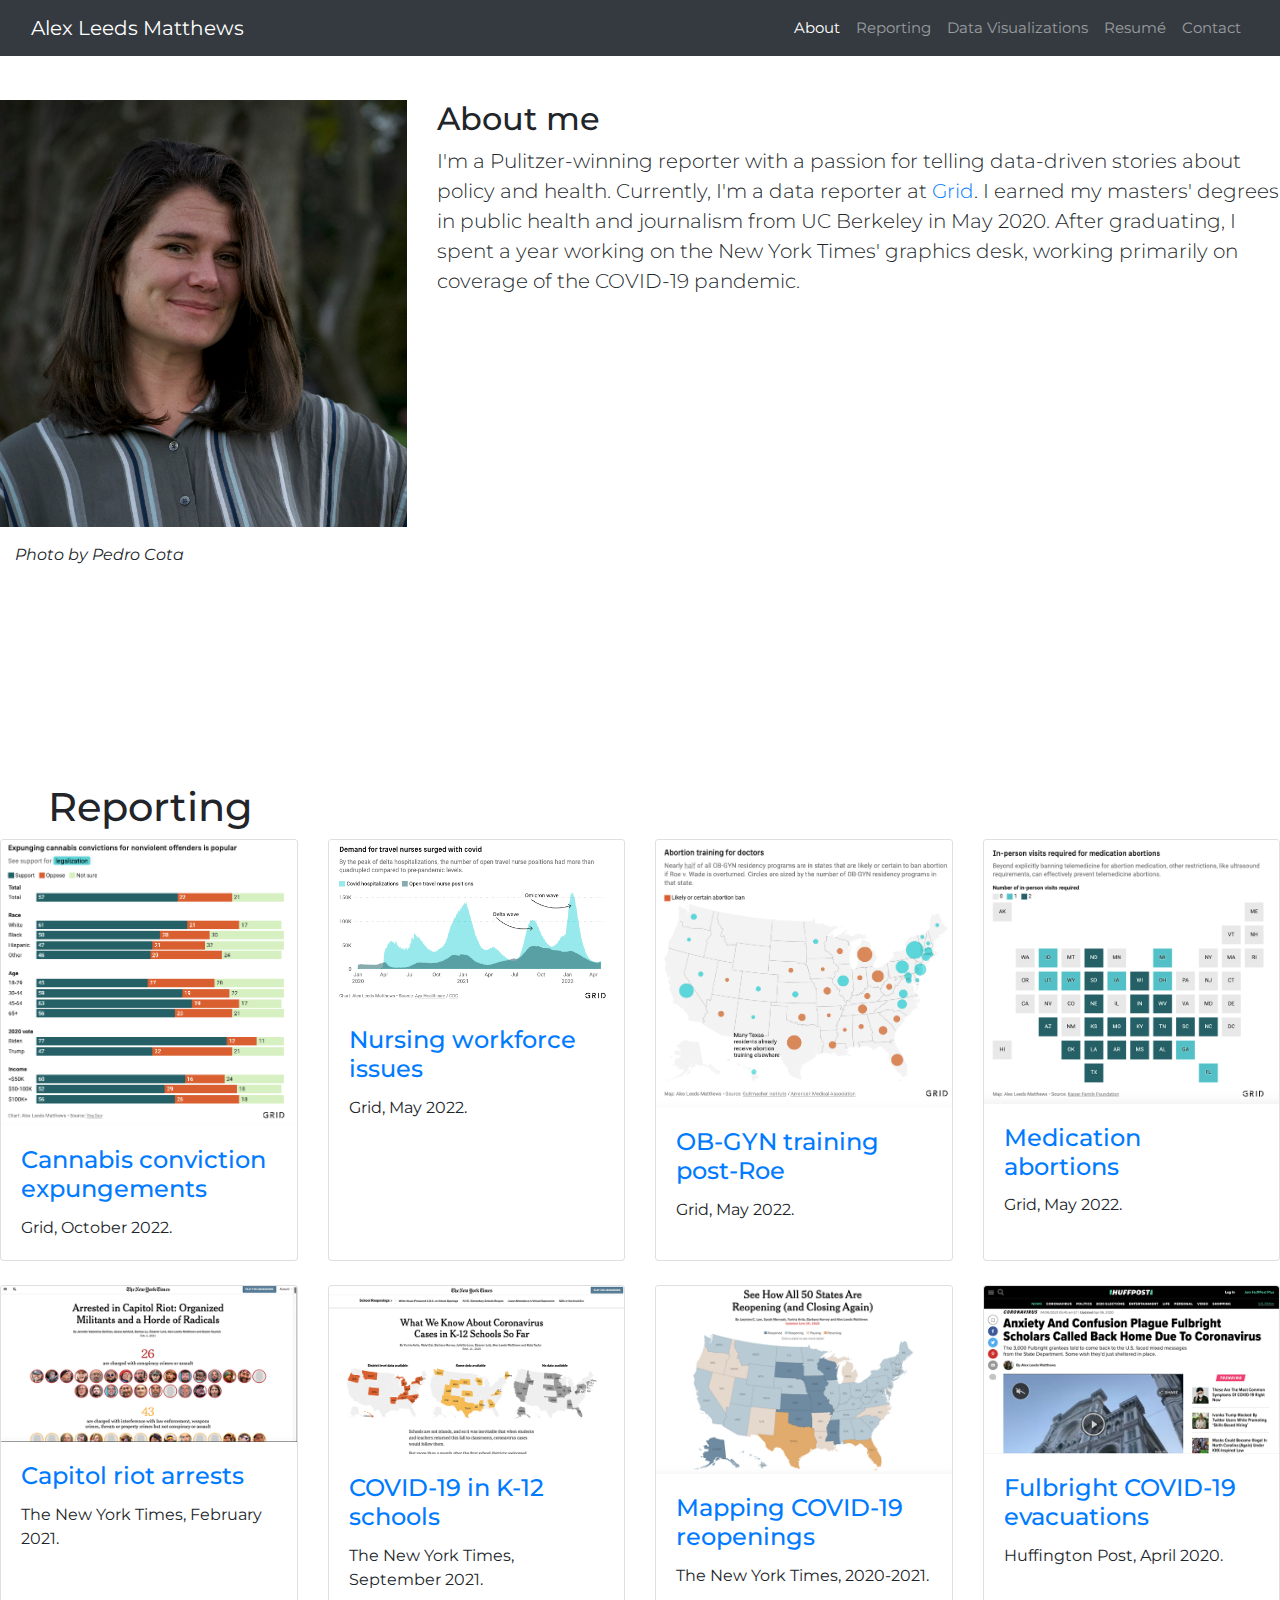
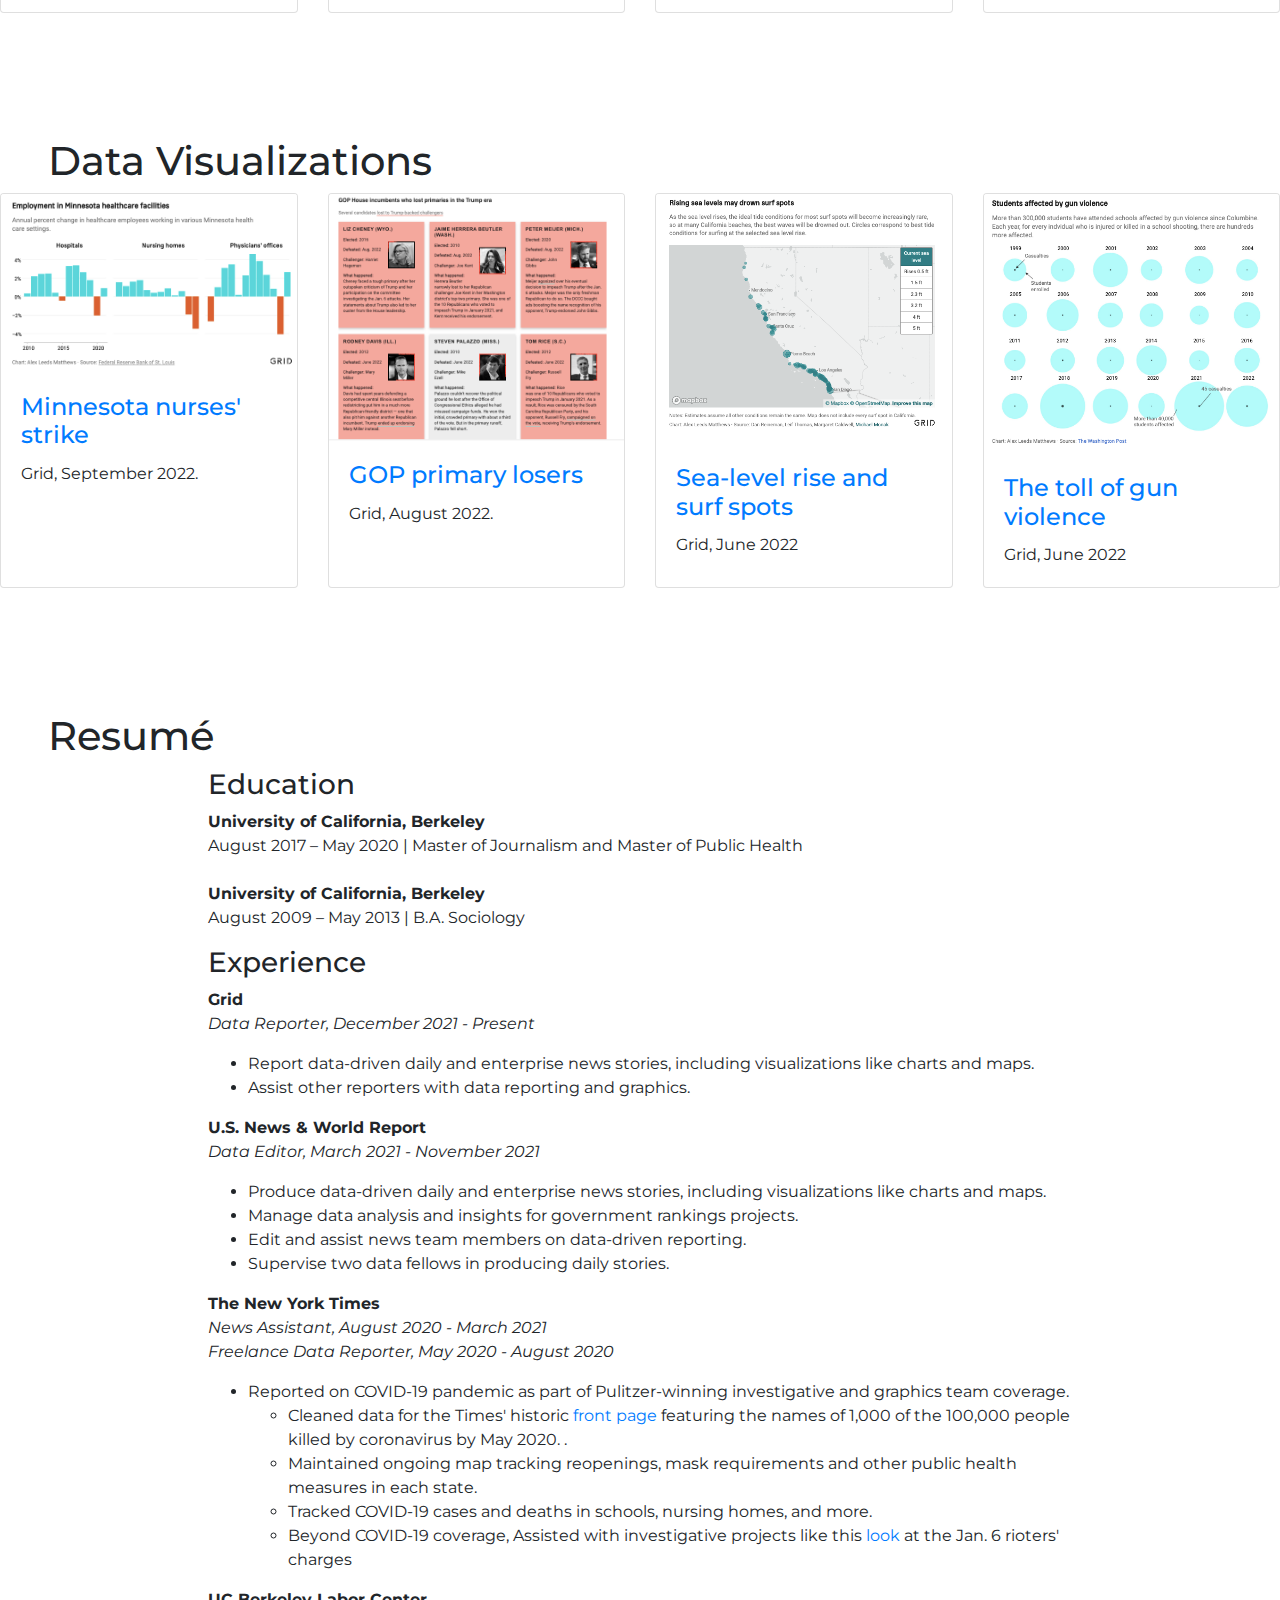
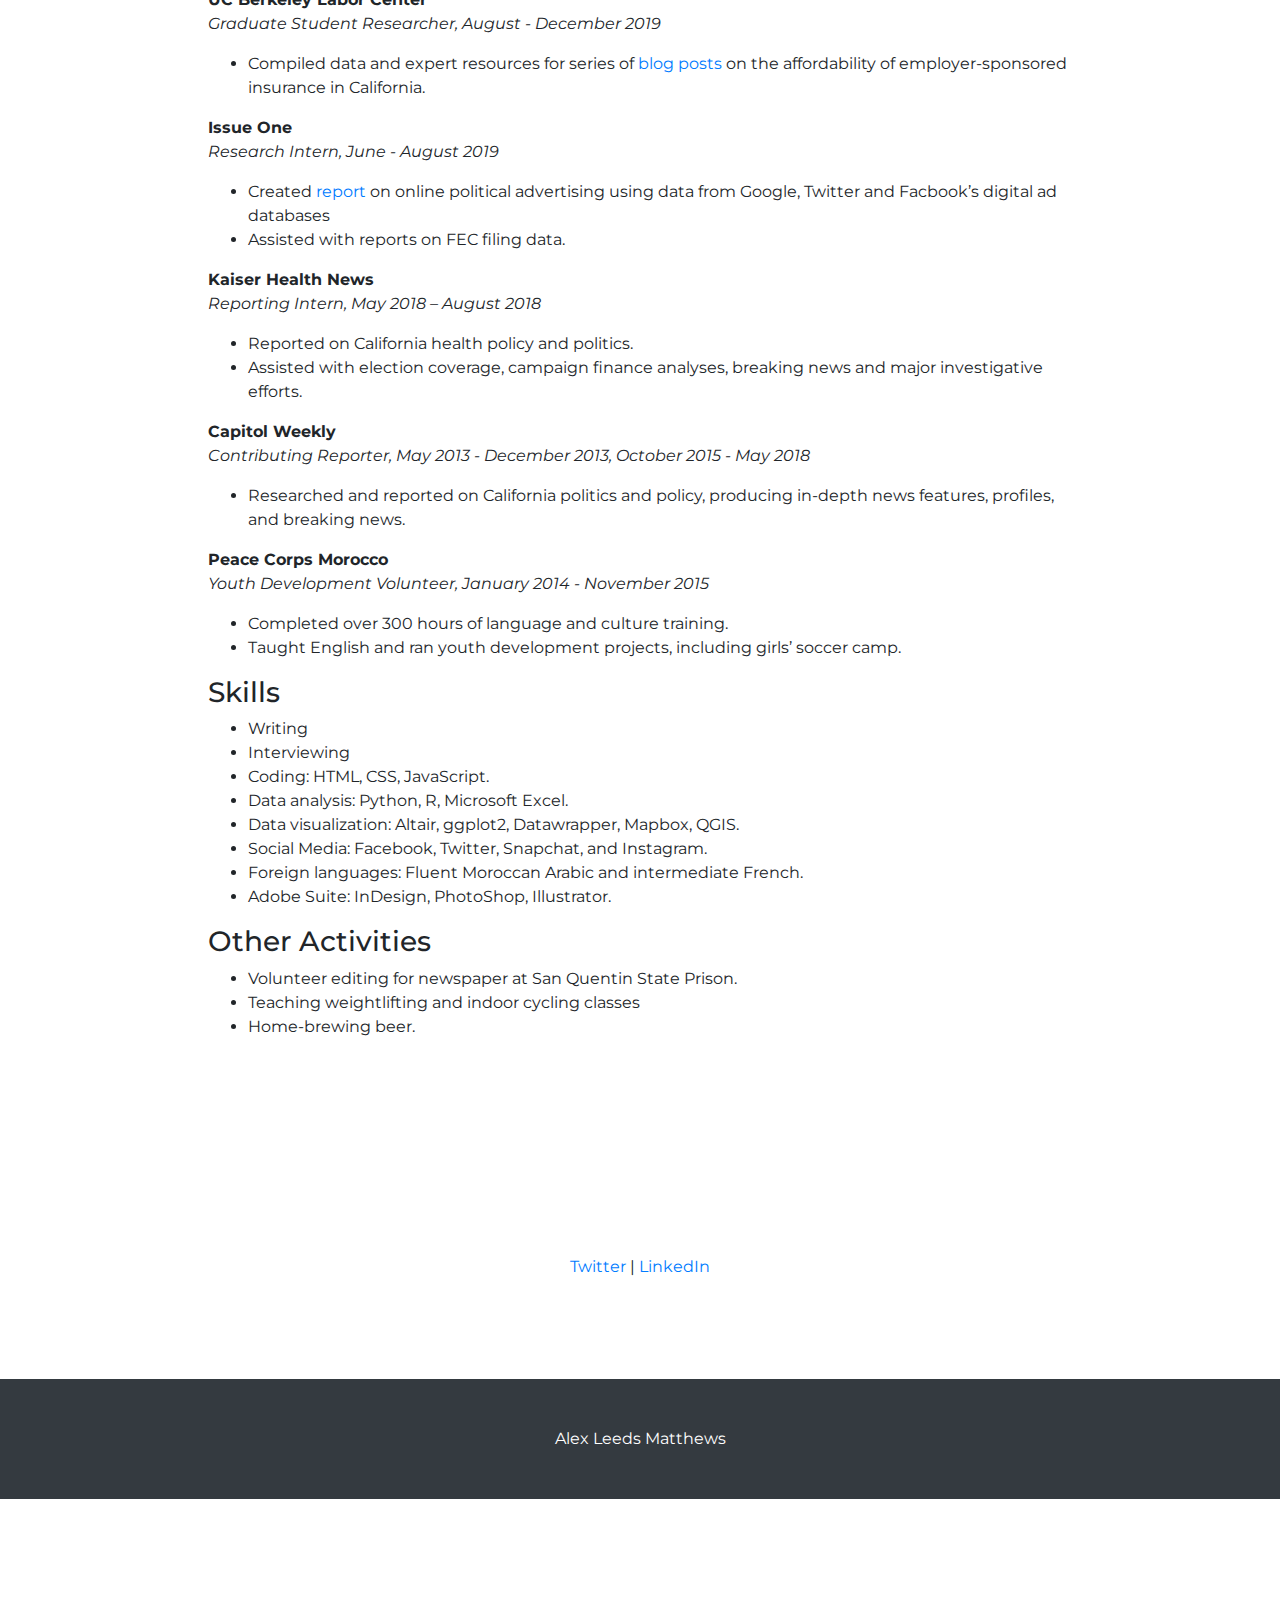
<file: index.html>
<!DOCTYPE html>
<html lang="en">

  <head>

    <meta charset="utf-8">
    <meta name="viewport" content="width=device-width, initial-scale=1, shrink-to-fit=no">
    <meta name="description" content="">
    <meta name="author" content="">

    <title>Alex Leeds Matthews</title>

    <!-- Bootstrap core CSS -->
    <link href="vendor/bootstrap/css/bootstrap.min.css" rel="stylesheet">

    <!-- Custom styles for this template -->
    <link href="css/scrolling-nav.css" rel="stylesheet">
    <link href="https://fonts.googleapis.com/css2?family=Montserrat:wght@200;400;600;700&display=swap" rel="stylesheet">

  </head>

  <body id="page-top">

    <!-- Navigation -->
    <nav class="navbar navbar-expand-lg navbar-dark bg-dark fixed-top" id="mainNav">
      <div class="container-fluid">
        <a class="navbar-brand js-scroll-trigger" href="#page-top">Alex Leeds Matthews</a>
        <button class="navbar-toggler" type="button" data-toggle="collapse" data-target="#navbarResponsive" aria-controls="navbarResponsive" aria-expanded="false" aria-label="Toggle navigation">
          <span class="navbar-toggler-icon"></span>
        </button>
        <div class="collapse navbar-collapse" id="navbarResponsive">
          <ul class="navbar-nav ml-auto">
            <li class="nav-item">
              <a class="nav-link js-scroll-trigger" href="#about">About</a>
            </li>
            <li class="nav-item">
              <a class="nav-link js-scroll-trigger" href="#reporting">Reporting</a>
            </li>
            <li class="nav-item">
              <a class="nav-link js-scroll-trigger" href="#dataviz">Data Visualizations</a>
            </li>
            <li class="nav-item">
              <a class="nav-link js-scroll-trigger" href="#resume">Resumé</a>
            </li>
            <li class="nav-item">
              <a class="nav-link js-scroll-trigger" href="#contact">Contact</a>
            </li>
          </ul>
        </div>
      </div>
    </nav>
    
    <section id="about">
        <div class="row">
          <div class="col-4 mx-auto text-left">
            <p><img src="img/Matthews_080720_PedroCota.jpg" alt="Headshot by Pedro Cota" class="img-fluid"><br><div class = "container-fluid"><p><i>Photo by Pedro Cota</i></p></div>
          </div>
          <div class="col-8 mx-auto text-left">
            <h2>About me</h2>
            <p class="lead">I'm a Pulitzer-winning reporter with a passion for telling data-driven stories about policy and health. Currently, I'm a data reporter at <a href = "https://grid.news">Grid</a>. I earned my masters' degrees in public health and journalism from UC Berkeley in May 2020. After graduating, I spent a year working on the New York Times' graphics desk, working primarily on coverage of the COVID-19 pandemic.</p>
          </div>
        </div>
    </section>
    
    <section id="reporting">
    <h1 class="mx-5">Reporting
  </h1>
  <div class="row">
    <div class="col-lg-3 col-md-4 col-sm-6 mb-4">
      <div class="card h-100">
        <a href="https://www.grid.news/story/politics/2022/10/07/bidens-marijuana-possession-pardons-are-a-seismic-shift-in-cannabis-policy-reform-but-few-will-see-relief/"><img class="card-img-top" src="img/cannabis_polling.png" alt=""></a>
        <div class="card-body">
          <h4 class="card-title">
            <a href="https://www.grid.news/story/politics/2022/10/07/bidens-marijuana-possession-pardons-are-a-seismic-shift-in-cannabis-policy-reform-but-few-will-see-relief/">Cannabis conviction expungements</a>
          </h4>
          <p class="card-text">Grid, October 2022.</p>
        </div>
      </div>
    </div>
        <div class="col-lg-3 col-md-4 col-sm-6 mb-4">
      <div class="card h-100">
        <a href="https://www.grid.news/story/science/2022/05/02/nurses-are-not-ok-why-theyre-quitting-their-jobs-and-what-it-means-for-the-future-of-healthcare/"><img class="card-img-top" src="img/nursing_demand.png" alt=""></a>
        <div class="card-body">
          <h4 class="card-title">
            <a href="https://www.grid.news/story/science/2022/05/02/nurses-are-not-ok-why-theyre-quitting-their-jobs-and-what-it-means-for-the-future-of-healthcare/">Nursing workforce issues</a>
          </h4>
          <p class="card-text">Grid, May 2022.</p>
        </div>
      </div>
    </div>
        <div class="col-lg-3 col-md-4 col-sm-6 mb-4">
      <div class="card h-100">
        <a href="https://www.grid.news/story/politics/2022/05/10/your-ob-gyn-might-miss-out-on-critical-training-in-a-post-roe-world/"><img class="card-img-top" src="img/residencyprograms.png" alt=""></a>
        <div class="card-body">
          <h4 class="card-title">
            <a href="https://www.grid.news/story/politics/2022/05/10/your-ob-gyn-might-miss-out-on-critical-training-in-a-post-roe-world/">OB-GYN training post-Roe</a>
          </h4>
          <p class="card-text">Grid, May 2022.</p>
        </div>
      </div>
    </div>
    <div class="col-lg-3 col-md-4 col-sm-6 mb-4">
      <div class="card h-100">
        <a href="https://www.grid.news/story/politics/2022/05/04/abortion-pills-could-ease-access-issues-if-roe-falls-republicans-are-already-targeting-them/"><img class="card-img-top" src="img/medicationabortions.png" alt=""></a>
        <div class="card-body">
          <h4 class="card-title">
            <a href="https://www.grid.news/story/politics/2022/05/04/abortion-pills-could-ease-access-issues-if-roe-falls-republicans-are-already-targeting-them/">Medication abortions</a>
          </h4>
          <p class="card-text">Grid, May 2022.</p>
        </div>
      </div>
    </div>
    <div class="col-lg-3 col-md-4 col-sm-6 mb-4">
      <div class="card h-100">
        <a href="https://www.nytimes.com/interactive/2021/02/04/us/capitol-arrests.html"><img class="card-img-top" src="img/militant_thumb.png" alt=""></a>
        <div class="card-body">
          <h4 class="card-title">
            <a href="https://www.nytimes.com/interactive/2021/02/04/us/capitol-arrests.html">Capitol riot arrests</a>
          </h4>
          <p class="card-text">The New York Times, February 2021.</p>
        </div>
      </div>
    </div>
    <div class="col-lg-3 col-md-4 col-sm-6 mb-4">
      <div class="card h-100">
        <a href="https://www.nytimes.com/interactive/2020/09/21/us/covid-schools.html"><img class="card-img-top" src="img/K12_thumb.png" alt=""></a>
        <div class="card-body">
          <h4 class="card-title">
            <a href="https://www.nytimes.com/interactive/2020/09/21/us/covid-schools.html">COVID-19 in K-12 schools</a>
          </h4>
          <p class="card-text">The New York Times, September 2021.</p>
        </div>
      </div>
    </div>
    <div class="col-lg-3 col-md-4 col-sm-6 mb-4">
      <div class="card h-100">
        <a href="https://www.nytimes.com/interactive/2020/us/states-reopen-map-coronavirus.html"><img class="card-img-top" src="img/Times_Map.png" alt=""></a>
        <div class="card-body">
          <h4 class="card-title">
            <a href="https://www.nytimes.com/interactive/2020/us/states-reopen-map-coronavirus.html">Mapping COVID-19 reopenings</a>
          </h4>
          <p class="card-text">The New York Times, 2020-2021.</p>
        </div>
      </div>
    </div>
    <div class="col-lg-3 col-md-4 col-sm-6 mb-4">
      <div class="card h-100">
        <a href="https://www.huffpost.com/entry/coronavirus-fulbright-scholars-return-to-us_n_5e87af7fc5b6e7d76c63b823"><img class="card-img-top" src="img/HuffPost.png" alt=""></a>
        <div class="card-body">
          <h4 class="card-title">
            <a href="https://www.huffpost.com/entry/coronavirus-fulbright-scholars-return-to-us_n_5e87af7fc5b6e7d76c63b823">Fulbright COVID-19 evacuations</a>
          </h4>
          <p class="card-text">Huffington Post, April 2020.</p>
        </div>
      </div>
    </div>
  </div>
  <!-- /.row -->

  <section id="dataviz">
    <h1 class="mx-5">Data Visualizations
  </h1>
  <div class="row">
    <div class="col-lg-3 col-md-4 col-sm-6 mb-4">
      <div class="card h-100">
        <a href="https://www.grid.news/story/science/2022/09/13/a-historic-nursing-strike-in-minnesota-shows-the-cracks-in-the-healthcare-system-are-widening/"><img class="card-img-top" src="img/mn_nurses.png" alt=""></a>
        <div class="card-body">
          <h4 class="card-title">
            <a href="https://www.grid.news/story/science/2022/09/13/a-historic-nursing-strike-in-minnesota-shows-the-cracks-in-the-healthcare-system-are-widening/">Minnesota nurses' strike</a>
          </h4>
          <p class="card-text">Grid, September 2022.</p>
        </div>
      </div>
    </div>
        <div class="col-lg-3 col-md-4 col-sm-6 mb-4">
      <div class="card h-100">
        <a href="https://www.grid.news/story/politics/2022/08/17/what-liz-cheneys-loss-tells-us-about-the-lasting-influence-of-donald-trump/"><img class="card-img-top" src="img/biocards.png" alt=""></a>
        <div class="card-body">
          <h4 class="card-title">
            <a href="https://www.grid.news/story/politics/2022/08/17/what-liz-cheneys-loss-tells-us-about-the-lasting-influence-of-donald-trump/">GOP primary losers</a>
          </h4>
          <p class="card-text">Grid, August 2022.</p>
        </div>
      </div>
    </div>
        <div class="col-lg-3 col-md-4 col-sm-6 mb-4">
      <div class="card h-100">
        <a href="https://www.grid.news/story/climate/2022/06/21/from-bad-refs-to-brain-eating-amoebas-how-climate-change-is-reshaping-warm-weather-sports/"><img class="card-img-top" src="img/sealevels.png" alt=""></a>
        <div class="card-body">
          <h4 class="card-title">
            <a href="https://www.grid.news/story/climate/2022/06/21/from-bad-refs-to-brain-eating-amoebas-how-climate-change-is-reshaping-warm-weather-sports/">Sea-level rise and surf spots</a>
          </h4>
          <p class="card-text">Grid, June 2022</p>
        </div>
      </div>
    </div>
    <div class="col-lg-3 col-md-4 col-sm-6 mb-4">
      <div class="card h-100">
        <a href="https://www.grid.news/story/science/2022/06/06/qa-what-school-shootings-take-from-the-students-who-survive/"><img class="card-img-top" src="img/gunviolence.png" alt=""></a>
        <div class="card-body">
          <h4 class="card-title">
            <a href="https://www.grid.news/story/science/2022/06/06/qa-what-school-shootings-take-from-the-students-who-survive/">The toll of gun violence</a>
          </h4>
          <p class="card-text">Grid, June 2022</p>
        </div>
      </div>
    </div>
    </div>
  <!-- /.row -->


   
<!-- /.container -->
    <section id="resume">
      <h1 class="mx-5">Resumé
  </h1>
      <div class="container">
          <div class="col-lg-10 mx-auto text-left">
<div class = "container-fluid">
<h3 id="education"><a name="education" href="#education"></a>Education</h3>
<p><strong>University of California, Berkeley</strong><br>August 2017 – May 2020 | Master of Journalism and Master of Public Health<br><br><strong>University of California, Berkeley</strong><br>August 2009 – May 2013 | B.A. Sociology</p>
<h3 id="experience"><a name="experience" href="#experience"></a>Experience</h3>
<p><strong>Grid</strong><br><em>Data Reporter, December 2021 - Present</em></p>
<ul>
  <li>Report data-driven daily and enterprise news stories, including visualizations like charts and maps.</li>
  <li>Assist other reporters with data reporting and graphics.</li>
</ul>
<p><strong>U.S. News & World Report</strong><br><em>Data Editor, March 2021 - November 2021</em></p>
<ul>
  <li>Produce data-driven daily and enterprise news stories, including visualizations like charts and maps.</li>
  <li>Manage data analysis and insights for government rankings projects.</li>
  <li>Edit and assist news team members on data-driven reporting.</li>
  <li>Supervise two data fellows in producing daily stories.</li>
</ul>
<p><strong>The New York Times</strong><br><em>News Assistant, August 2020 - March 2021<br>Freelance Data Reporter, May 2020 - August 2020</em></p>
<ul>
  <li>Reported on COVID-19 pandemic as part of Pulitzer-winning investigative and graphics team coverage.</li>
  <ul><li>Cleaned data for the Times' historic <a href="https://www.nytimes.com/interactive/2020/05/24/us/us-coronavirus-deaths-100000.html">front page</a> featuring the names of 1,000 of the 100,000 people killed by coronavirus by May 2020.  .</li>
  <li>Maintained ongoing map tracking reopenings, mask requirements and other public health measures in each state.</li>
  <li>Tracked COVID-19 cases and deaths in schools, nursing homes, and more.</li>
  <li>Beyond COVID-19 coverage, Assisted with investigative projects like this <a href = "https://www.nytimes.com/interactive/2021/02/04/us/capitol-arrests.html">look</a> at the Jan. 6 rioters' charges</li></ul></ul>
<p><strong>UC Berkeley Labor Center</strong><br><em>Graduate Student Researcher, August - December 2019</em></p>
<ul>
<li>Compiled data and expert resources for series of <a href="https://laborcenter.berkeley.edu/rising-health-care-costs-in-california-a-worker-issue/">blog posts</a> on the affordability of employer-sponsored insurance in California.</li></ul>
<p><strong>Issue One</strong><br><em>Research Intern, June - August 2019</em></p>
<ul>
<li>Created <a href="https://www.issueone.org/wp-content/uploads/2019/11/Issue-One-Digital-Disaster-Report.pdf">report</a> on online political advertising using data from Google, Twitter and Facbook’s digital ad databases</li><li>Assisted with reports on FEC filing data.</li></ul>
<p><strong>Kaiser Health News</strong><br><em>Reporting Intern, May 2018 – August 2018</em></p>
<ul>
<li>Reported on California health policy and politics.</li><li>Assisted with election coverage, campaign finance analyses, breaking news and major investigative efforts.</li></ul>
<p><strong>Capitol Weekly</strong><br><em>Contributing Reporter, May 2013 - December 2013, October 2015 - May 2018</em></p>
<ul>
<li>Researched and reported on California politics and policy, producing in-depth news features, profiles, and breaking news.</li></ul>
<p><strong>Peace Corps Morocco</strong><br><em>Youth Development Volunteer, January 2014 - November 2015</em></p>
<ul>
<li>Completed over 300 hours of language and culture training.</li><li>Taught English and ran youth development projects, including girls’ soccer camp.</li></ul>
<h3 id="skills"><a name="skills" href="#skills"></a>Skills</h3>
<ul>
<li>Writing</li><li>Interviewing</li><li>Coding: HTML, CSS, JavaScript.</li><li>Data analysis: Python, R, Microsoft Excel.</li><li>Data visualization: Altair, ggplot2, Datawrapper, Mapbox, QGIS.</li><li>Social Media: Facebook, Twitter, Snapchat, and Instagram.</li><li>Foreign languages: Fluent Moroccan Arabic and intermediate French.</li><li>Adobe Suite: InDesign, PhotoShop, Illustrator.</li></ul>
<h3 id="other-activities"><a name="other-activities" href="#other-activities"></a>Other Activities</h3>
<ul>
<li>Volunteer editing for newspaper at San Quentin State Prison.</li><li>Teaching weightlifting and indoor cycling classes</li><li>Home-brewing beer.</li></ul>
          </div>
        </div>
        </div>
    </section>
    
    <section id="contact">
      <div class="container">
        <div class="row">
          <div class="col-lg-10 mx-auto text-center">
            <a href="https://twitter.com/alex_leedsmatts">Twitter</a> | <a href="https://www.linkedin.com/in/alexleedsmatthews/">LinkedIn</a> 
    </div>
          </div>
        </div>
    </section>

    <!-- Footer -->
    <footer class="py-5 bg-dark">
      <div class="container">
        <p class="m-0 text-center text-white">Alex Leeds Matthews</p>
      </div>
      <!-- /.container -->
    </footer>

    <!-- Bootstrap core JavaScript -->
    <script src="vendor/jquery/jquery.min.js"></script>
    <script src="vendor/bootstrap/js/bootstrap.bundle.min.js"></script>

    <!-- Plugin JavaScript -->
    <script src="vendor/jquery-easing/jquery.easing.min.js"></script>

    <!-- Custom JavaScript for this theme -->
    <script src="js/scrolling-nav.js"></script>

  </body>

</html>
</file>
<file: css/scrolling-nav.css>
/*!
 * Start Bootstrap - Scrolling Nav (https://startbootstrap.com/template-overviews/scrolling-nav)
 * Copyright 2013-2017 Start Bootstrap
 * Licensed under MIT (https://github.com/BlackrockDigital/startbootstrap-scrolling-nav/blob/master/LICENSE)
 */

header {
  padding: 154px 0 100px;
  background-image: url(https://s10.postimg.org/co6ovq6w9/Background.jpg);
  color:white;
  font-family: 'Monserrat', sans-serif;
  font-size: 40px;
}

@media (min-width: 992px) {
  header {
    padding: 156px 0 100px;
  }
}

section {
  padding: 100px 0;
}
  
nav{
      font-family: 'Montserrat', sans-serif;
      font-size: 15px;
      display:inline;
      cursor:pointer;
      margin-left:auto;
      margin-right:auto;
      text-align:right;
                
            }
.headshot{
      position: relative; 
      width: 391px; 
      height: 261px;
}

.no-bullet{
  list-style-type: none;
  
}

body{
  font-family: 'Montserrat', sans-serif;
}
</file>
